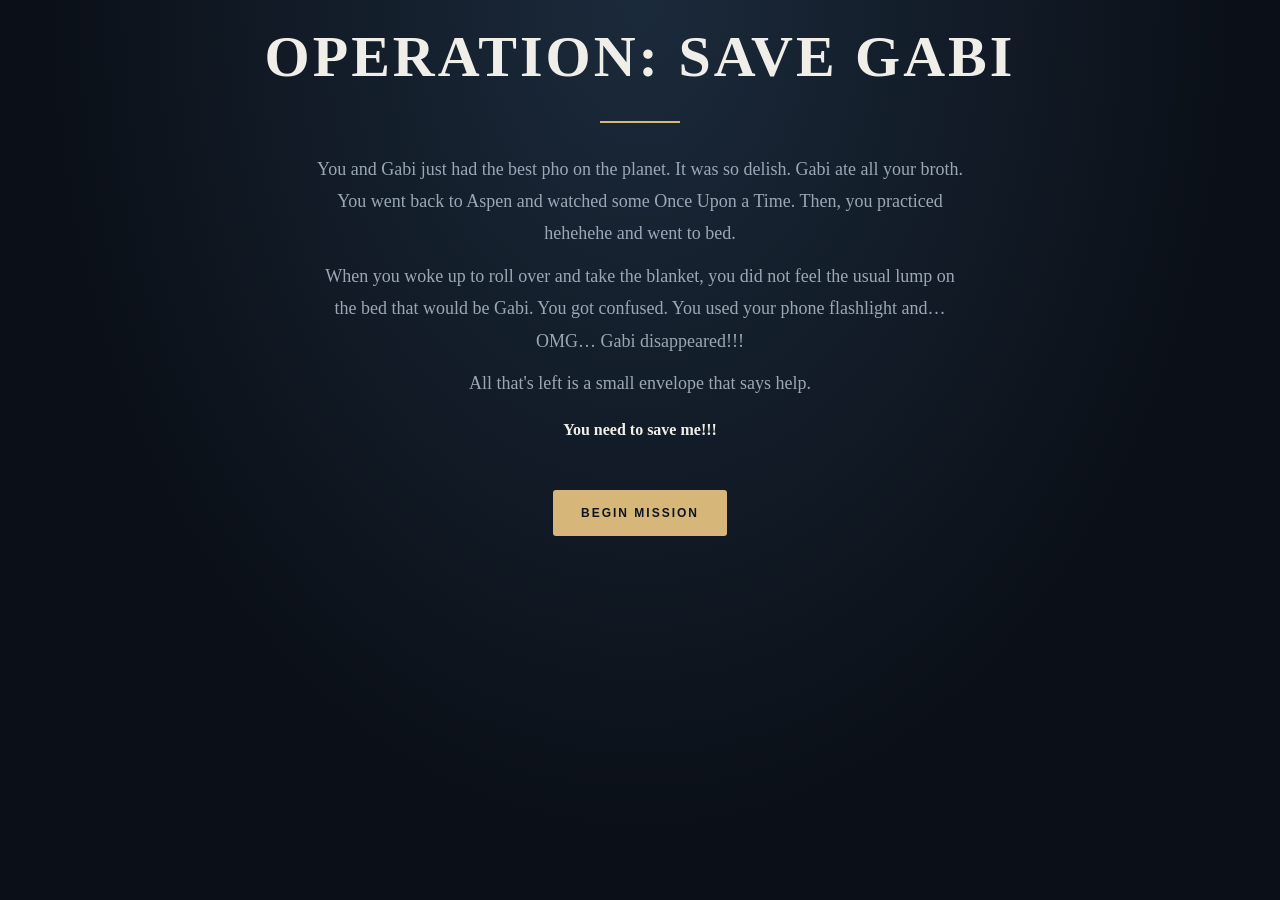
<file: index.html>
<!DOCTYPE html>
<html lang="en">
<head>
    <meta charset="UTF-8">
    <meta name="viewport" content="width=device-width, initial-scale=1.0">
    <title>I love you</title>
    <link rel="stylesheet" href="style.css">

</head>
<body>
    <div class="container"></div>
        <h1>OPERATION: SAVE GABI</h1>

       <div class="divider"></div>

       <p>You and Gabi just had the best pho on the planet. It was so delish. Gabi ate all your broth. You went back to Aspen and watched some Once Upon a Time. Then, you practiced hehehehe and went to bed. </p>
       <p>When you woke up to roll over and take the blanket, you did not feel the usual lump on the bed that would be Gabi. You got confused. You used your phone flashlight and… OMG… Gabi disappeared!!! </p>
       <p>All that's left is a small envelope that says help. </p>
       <h4>You need to save me!!!</h4>
    
        <button onclick="window.location.href='mission.html'">
    BEGIN MISSION
</button>

</body>
</html>
</file>
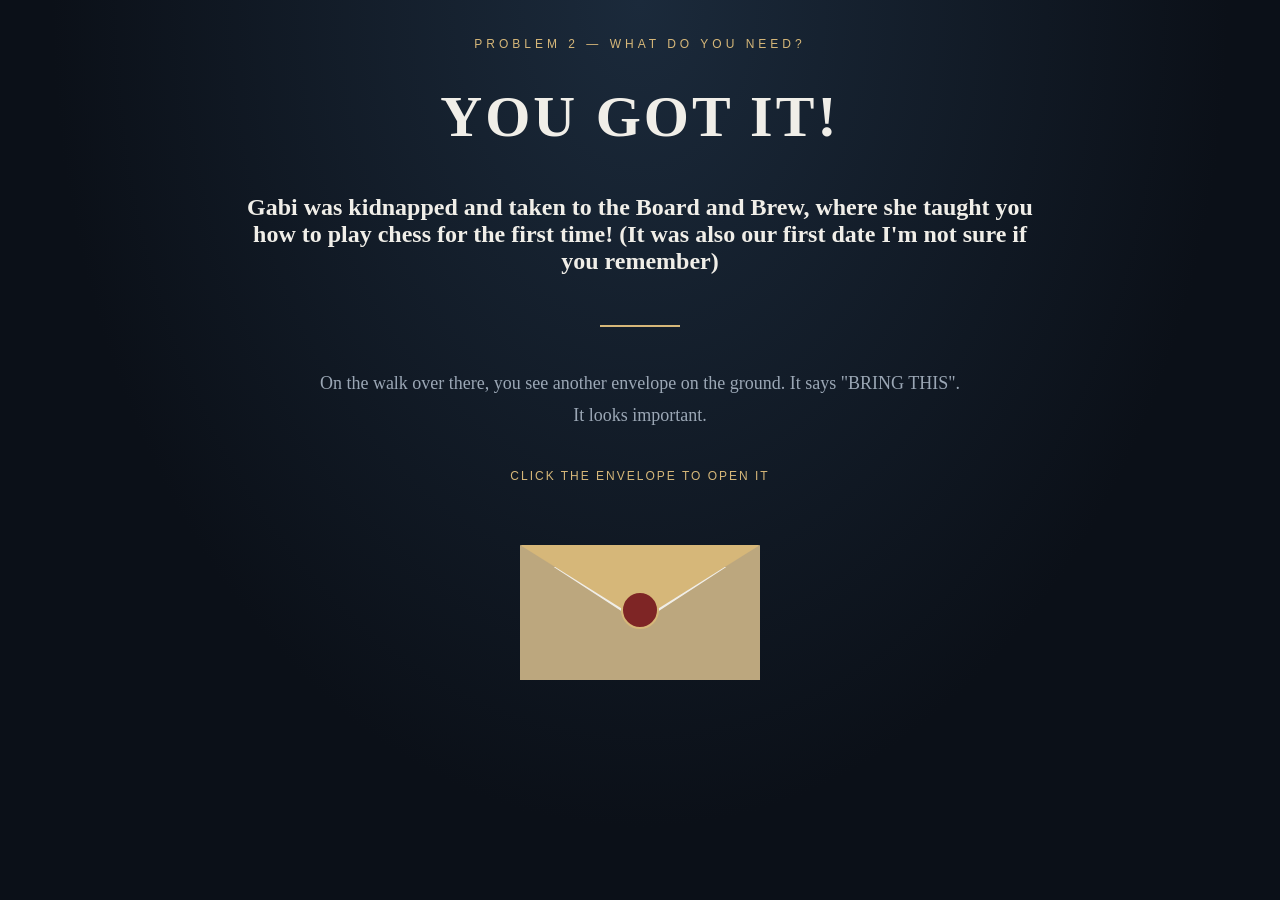
<file: clue2.html>
<!DOCTYPE html>
<html lang="en">
<head>
    <meta charset="UTF-8">
    <meta name="viewport" content="width=device-width, initial-scale=1.0">
    <title>i love you the most</title>
    <link rel="stylesheet" href="style.css">
</head>
<body>

    <div class="container">

        <p class="label">Problem 2 — What do you need?</p>

        <h1>YOU GOT IT!</h1>
        <h2>Gabi was kidnapped and taken to the Board and Brew, where she taught 
            you how to play chess for the first time! (It was also our first date
            I'm not sure if you remember)
        </h2>

        <div class="divider"></div>

        <p>
            On the walk over there, you see another envelope on the ground. It says
            "BRING THIS". It looks important.
        </p>

        <p class="envelope-instruction">
            CLICK THE ENVELOPE TO OPEN IT
        </p>

        <button
            type="button"
            class="envelope-button"
            id="open-envelope"
            aria-label="Open the secret envelope"
            aria-expanded="false"
        >
            <span class="envelope">
                <span class="envelope-letter"></span>
                <span class="envelope-back"></span>
                <span class="envelope-flap"></span>
                <span class="envelope-front"></span>
                <span class="envelope-seal"></span>
            </span>
        </button>

        <section id="revealed-clue" hidden>

            <h2>Solve this riddle to figure out what you should bring to save me.</h2>

            <img
                 src="mathriddle.jpg"
                 alt="A math riddle that reveals what you need to bring."
                 class="memory-photo"
            >


            <form id="clue-form">
                <label for="answer">ENTER THE NUMBER</label>

                <input
                    type="text"
                    id="answer"
                    placeholder="Your answer..."
                    autocomplete="off"
                    required
                >

                <button type="submit">UNLOCK NEXT CLUE</button>
            </form>

            <p id="feedback" aria-live="polite"></p>

        </section>

    </div>

    <script>
        const envelope = document.getElementById("open-envelope");
        const revealedClue = document.getElementById("revealed-clue");
        const form = document.getElementById("clue-form");
        const answer = document.getElementById("answer");
        const feedback = document.getElementById("feedback");

        envelope.addEventListener("click", function () {
            envelope.classList.add("opened");
            envelope.setAttribute("aria-expanded", "true");
            envelope.disabled = true;

            // Wait for the envelope animation before revealing the clue.
            setTimeout(function () {
                revealedClue.hidden = false;
            }, 650);
        });

        form.addEventListener("submit", function (event) {
            event.preventDefault();

            const guess = answer.value.trim().toLowerCase();

            if (guess === "15") {
                window.location.href = "clue3.html";
            } else {
                feedback.textContent =
                    "Not quite! Look at the number of items and use PEMDAS.";
            }
        });
    </script>

</body>
</html>
</file>
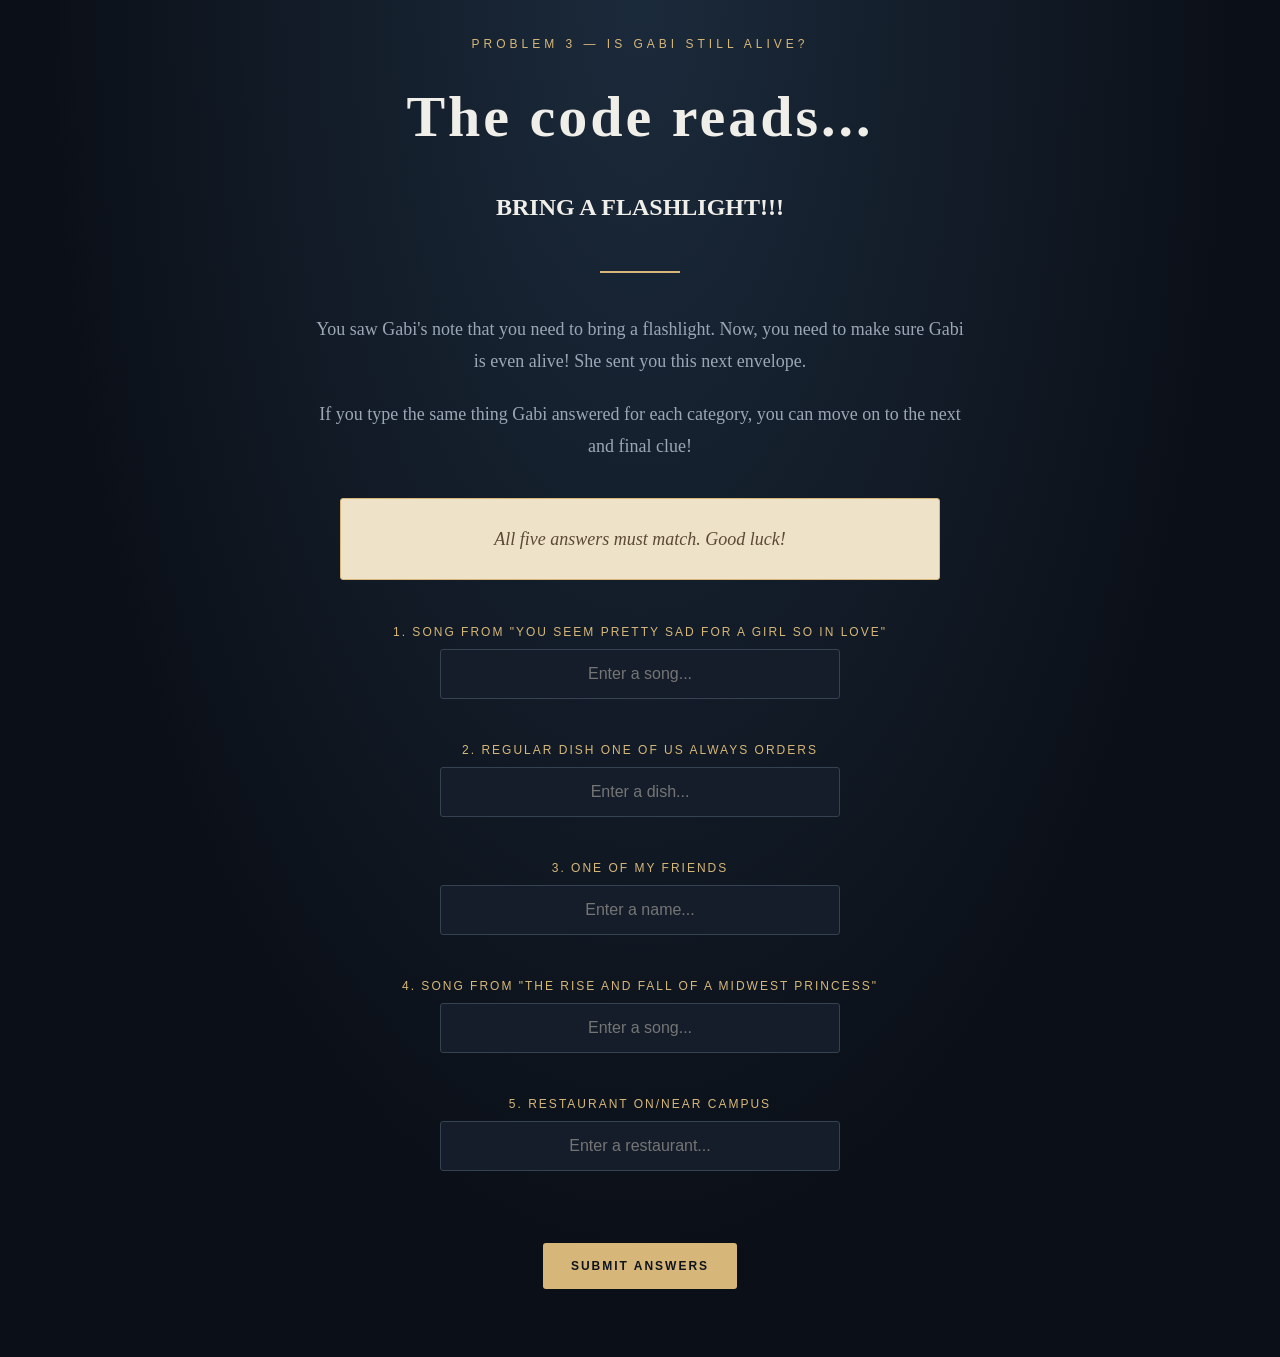
<file: clue3.html>
<!DOCTYPE html>
<html lang="en">
<head>
    <meta charset="UTF-8">
    <meta name="viewport" content="width=device-width, initial-scale=1.0">
    <title>love you the mostest</title>
    <link rel="stylesheet" href="style.css">

    <style>
        .answer-feedback {
            font-family: Arial, sans-serif;
            font-size: 13px;
            margin: -10px auto 18px;
            max-width: 400px;
            text-align: left;
        }

        .correct {
            color: #83c99a;
        }

        .incorrect {
            color: #e58c8c;
        }

        input.correct-input {
            border: 1px solid #83c99a;
        }

        input.incorrect-input {
            border: 1px solid #e58c8c;
        }
    </style>
</head>

<body>

    <div class="container">

        <p class="label">Problem 3 — Is Gabi Still Alive?</p>

        <h1>The code reads...</h1>

        <h2>BRING A FLASHLIGHT!!!</h2>

        <div class="divider"></div>

        <p>
            You saw Gabi's note that you need to bring a flashlight.

            Now, you need to make sure Gabi is even alive!
            She sent you this next envelope.
        </p>

        <p>
            If you type the same thing Gabi answered for each
            category, you can move on to the next and final clue!
        </p>

        <div class="clue">
            All five answers must match.
            Good luck!
        </div>

        <form id="clue-form">

            <label for="answer1">
                1. SONG FROM "YOU SEEM PRETTY SAD FOR A GIRL SO IN LOVE"
            </label>

            <input
                type="text"
                id="answer1"
                placeholder="Enter a song..."
                autocomplete="off"
                required
            >

            <p id="feedback1" class="answer-feedback"></p>


            <label for="answer2">
                2. REGULAR DISH ONE OF US ALWAYS ORDERS
            </label>

            <input
                type="text"
                id="answer2"
                placeholder="Enter a dish..."
                autocomplete="off"
                required
            >

            <p id="feedback2" class="answer-feedback"></p>


            <label for="answer3">
                3. ONE OF MY FRIENDS
            </label>

            <input
                type="text"
                id="answer3"
                placeholder="Enter a name..."
                autocomplete="off"
                required
            >

            <p id="feedback3" class="answer-feedback"></p>


            <label for="answer4">
                4. SONG FROM "THE RISE AND FALL OF A MIDWEST PRINCESS"
            </label>

            <input
                type="text"
                id="answer4"
                placeholder="Enter a song..."
                autocomplete="off"
                required
            >

            <p id="feedback4" class="answer-feedback"></p>


            <label for="answer5">
                5. RESTAURANT ON/NEAR CAMPUS
            </label>

            <input
                type="text"
                id="answer5"
                placeholder="Enter a restaurant..."
                autocomplete="off"
                required
            >

            <p id="feedback5" class="answer-feedback"></p>


            <button type="submit">SUBMIT ANSWERS</button>

        </form>

        <p id="feedback" aria-live="polite"></p>

    </div>


    <script>

        // GABI'S SECRET ANSWERS
        const secretAnswers = [
            "honeybee",
            "garlic lover",
            "aruhi",
            "picture you",
            "jumbo jumbo chicken"
        ];

        const form = document.getElementById("clue-form");
        const feedback = document.getElementById("feedback");

        form.addEventListener("submit", function(event) {

            event.preventDefault();

            let correctCount = 0;

            // Check each of the five answers.
            for (let i = 0; i < 5; i++) {

                const input = document.getElementById("answer" + (i + 1));

                const result = document.getElementById("feedback" + (i + 1));

                // Clean up the player's answer.
                const guess = input.value
                    .trim()
                    .toLowerCase()
                    .replace(/\s+/g, " ");

                // Clean up Gabi's secret answer.
                const correctAnswer = secretAnswers[i]
                    .trim()
                    .toLowerCase()
                    .replace(/\s+/g, " ");

                // Compare the answers.
                if (guess === correctAnswer) {

                    result.textContent =
                        "✓ CORRECT! You know me well.";

                    result.className = "answer-feedback correct";

                    input.classList.add("correct-input");
                    input.classList.remove("incorrect-input");

                    correctCount++;

                } else {

                    result.textContent =
                        "✗ INCORRECT! Try again.";

                    result.className = "answer-feedback incorrect";

                    input.classList.add("incorrect-input");
                    input.classList.remove("correct-input");

                }

            }

            // Display the score.
            const wrongCount = 5 - correctCount;

            if (correctCount === 5) {

                feedback.textContent =
                    "5/5 CORRECT! ALL ANSWERS MATCH! You really do know me.";

                setTimeout(function() {
                    window.location.href = "clue4.html";
                }, 1800);

            } else {

                feedback.textContent =
                    correctCount + "/5 correct and " +
                    wrongCount + " wrong. Keep trying!";

            }

        });

    </script>

</body>
</html>
</file>
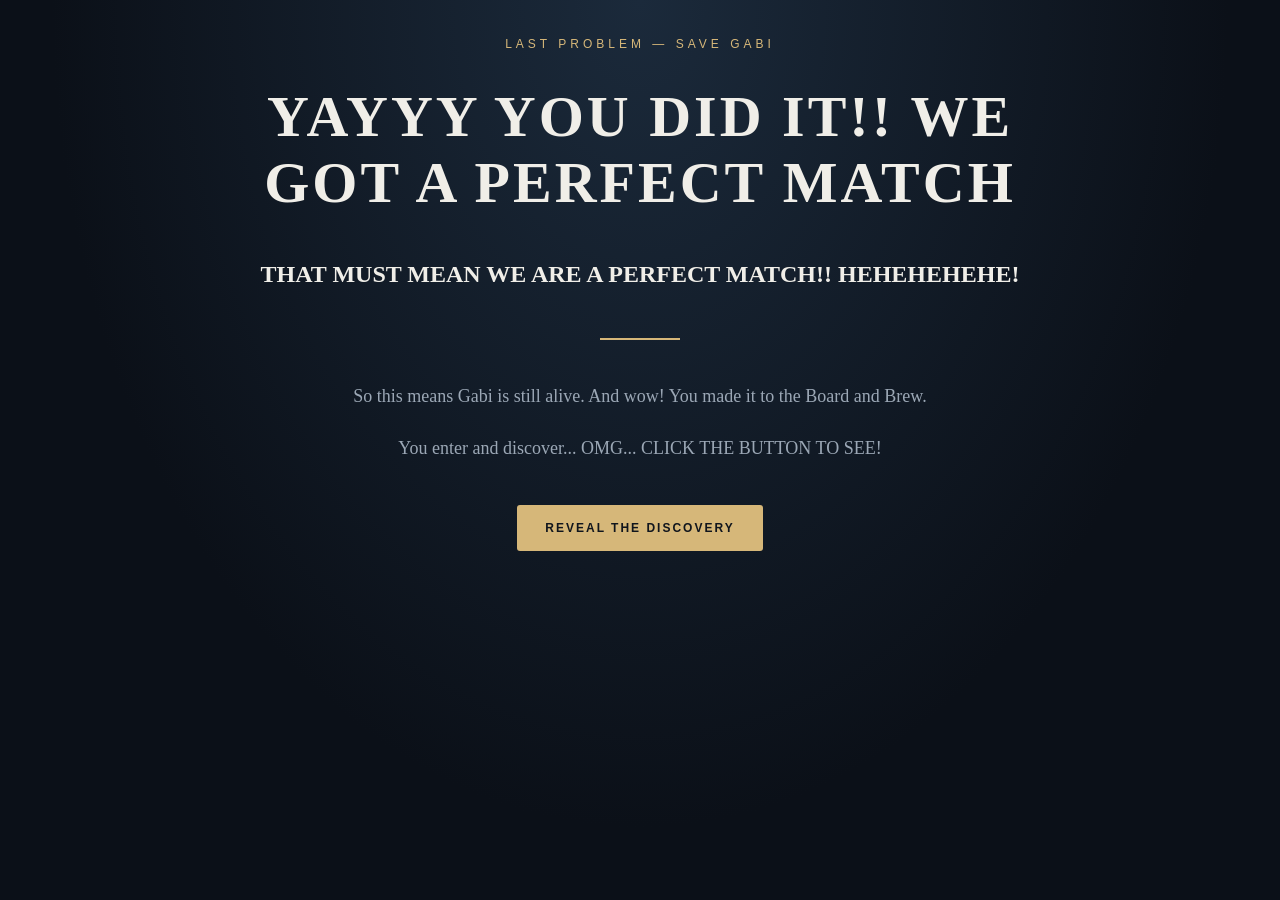
<file: clue4.html>
<!DOCTYPE html>
<html lang="en">
<head>
    <meta charset="UTF-8">
    <meta name="viewport" content="width=device-width, initial-scale=1.0">
    <title>love you the mostest mostest</title>
    <link rel="stylesheet" href="style.css">

    <style>
        .goose-image {
            display: block;
            width: 100%;
            max-width: 650px;
            height: auto;
            margin: 25px auto;
            border: 2px solid var(--gold);
            border-radius: 8px;
        }

        #goose-reveal[hidden],
        #final-clue[hidden] {
            display: none;
        }

        .word-list {
            margin: 25px auto;
            max-width: 450px;
        }

        .word-question {
            margin-bottom: 22px;
            text-align: left;
        }

        .scrambled-word {
            color: var(--gold);
            font-family: Georgia, serif;
            font-size: 21px;
            letter-spacing: 3px;
            margin-bottom: 8px;
        }

        .word-question input {
            width: 100%;
            box-sizing: border-box;
        }

        .answer-feedback {
            font-family: Arial, sans-serif;
            font-size: 13px;
            margin-top: 7px;
            min-height: 16px;
        }

        .correct {
            color: #83c99a;
        }

        .incorrect {
            color: #e58c8c;
        }

        input.correct-input {
            border: 1px solid #83c99a;
        }

        input.incorrect-input {
            border: 1px solid #e58c8c;
        }

        #overall-feedback {
            margin-top: 20px;
            font-weight: bold;
        }
    </style>
</head>

<body>

    <div class="container">

        <p class="label">LAST PROBLEM — SAVE GABI</p>

        <h1>YAYYY YOU DID IT!! WE GOT A PERFECT MATCH</h1>

        <h2>THAT MUST MEAN WE ARE A PERFECT MATCH!! HEHEHEHEHE!</h2>

        <div class="divider"></div>

        <p>
            So this means Gabi is still alive. And wow! You made it to the Board and Brew.
        </p>

        <p>
            You enter and discover... OMG... CLICK THE BUTTON TO SEE!
        </p>

        <button type="button" class="button" id="reveal-button">
            REVEAL THE DISCOVERY
        </button>

        <div id="goose-reveal" hidden>

            <h2>OH. MY. GOOSE.</h2>

            <img src="goose.jpg" alt="A mysterious goose" class="goose-image">

            <p>
                A GOOSE KIDNAPPED GABI!!
            </p>

            <p>
                There is ONE final clue!
            </p>

            <div class="divider"></div>

            <section id="final-clue">

                <p class="label">FINAL CLUE — SAVING GABI</p>

                <h2>UNSCRAMBLE THE WORDS!</h2>

                <p>
                    To defeat the evil goose, you need to unscramble these 5 words. Good luck!
                </p>

                <div class="clue">
                    All five words must be correct. Good luck!!
                </div>

                <form id="word-form">

                    <div class="word-list">

                        <div class="word-question">
                            <p class="scrambled-word">1. Y C H O P S O G L Y</p>
                            <input type="text" id="word1" placeholder="Unscramble the word..." required>
                            <p class="answer-feedback" id="feedback1"></p>
                        </div>

                        <div class="word-question">
                            <p class="scrambled-word">2. T U N O D</p>
                            <input type="text" id="word2" placeholder="Unscramble the word..." required>
                            <p class="answer-feedback" id="feedback2"></p>
                        </div>

                        <div class="word-question">
                            <p class="scrambled-word">3. R U T E A F E</p>
                            <input type="text" id="word3" placeholder="Unscramble the word..." required>
                            <p class="answer-feedback" id="feedback3"></p>
                        </div>

                        <div class="word-question">
                            <p class="scrambled-word">4. C R O M I S C O P E</p>
                            <input type="text" id="word4" placeholder="Unscramble the word..." required>
                            <p class="answer-feedback" id="feedback4"></p>
                        </div>

                        <div class="word-question">
                            <p class="scrambled-word">5. H A N T E P E L</p>
                            <input type="text" id="word5" placeholder="Unscramble the word..." required>
                            <p class="answer-feedback" id="feedback5"></p>
                        </div>

                    </div>

                    <button type="submit">SUBMIT FINAL ANSWERS</button>

                </form>

                <p id="overall-feedback" aria-live="polite"></p>

            </section>

        </div>

    </div>

    <script>
        const revealButton = document.getElementById("reveal-button");
        const gooseReveal = document.getElementById("goose-reveal");
        const finalClue = document.getElementById("final-clue");

        revealButton.addEventListener("click", function () {
            gooseReveal.hidden = false;
            finalClue.hidden = false;
            revealButton.hidden = true;
        });

        const correctAnswers = [
            "psychology",
            "donut",
            "feature",
            "microscope",
            "elephant"
        ];

        document.getElementById("word-form").addEventListener("submit", function(event) {
            event.preventDefault();

            let correctCount = 0;

            for (let i = 0; i < correctAnswers.length; i++) {

                const input = document.getElementById("word" + (i + 1));
                const feedback = document.getElementById("feedback" + (i + 1));

                const guess = input.value.trim().toLowerCase();
                const answer = correctAnswers[i];

                input.classList.remove("correct-input", "incorrect-input");
                feedback.classList.remove("correct", "incorrect");

                if (guess === answer) {
                    correctCount++;

                    feedback.textContent = "✓ CORRECT!";
                    feedback.classList.add("correct");
                    input.classList.add("correct-input");

                } else {
                    feedback.textContent = "✗ INCORRECT! Try again.";
                    feedback.classList.add("incorrect");
                    input.classList.add("incorrect-input");
                }
            }

            const wrongCount = correctAnswers.length - correctCount;
            const overallFeedback = document.getElementById("overall-feedback");

            if (correctCount === 5) {
                overallFeedback.textContent =
                    "5/5 CORRECT!! YOU DID IT!! THE MISSION IS COMPLETE!";

                overallFeedback.className = "correct";

                setTimeout(function() {
                    window.location.href = "final.html";
                }, 2000);

            } else {
                overallFeedback.textContent =
                    correctCount + "/5 correct and " + wrongCount +
                    " wrong. Keep trying!!";

                overallFeedback.className = "incorrect";
            }
        });
    </script>

</body>
</html>
</file>
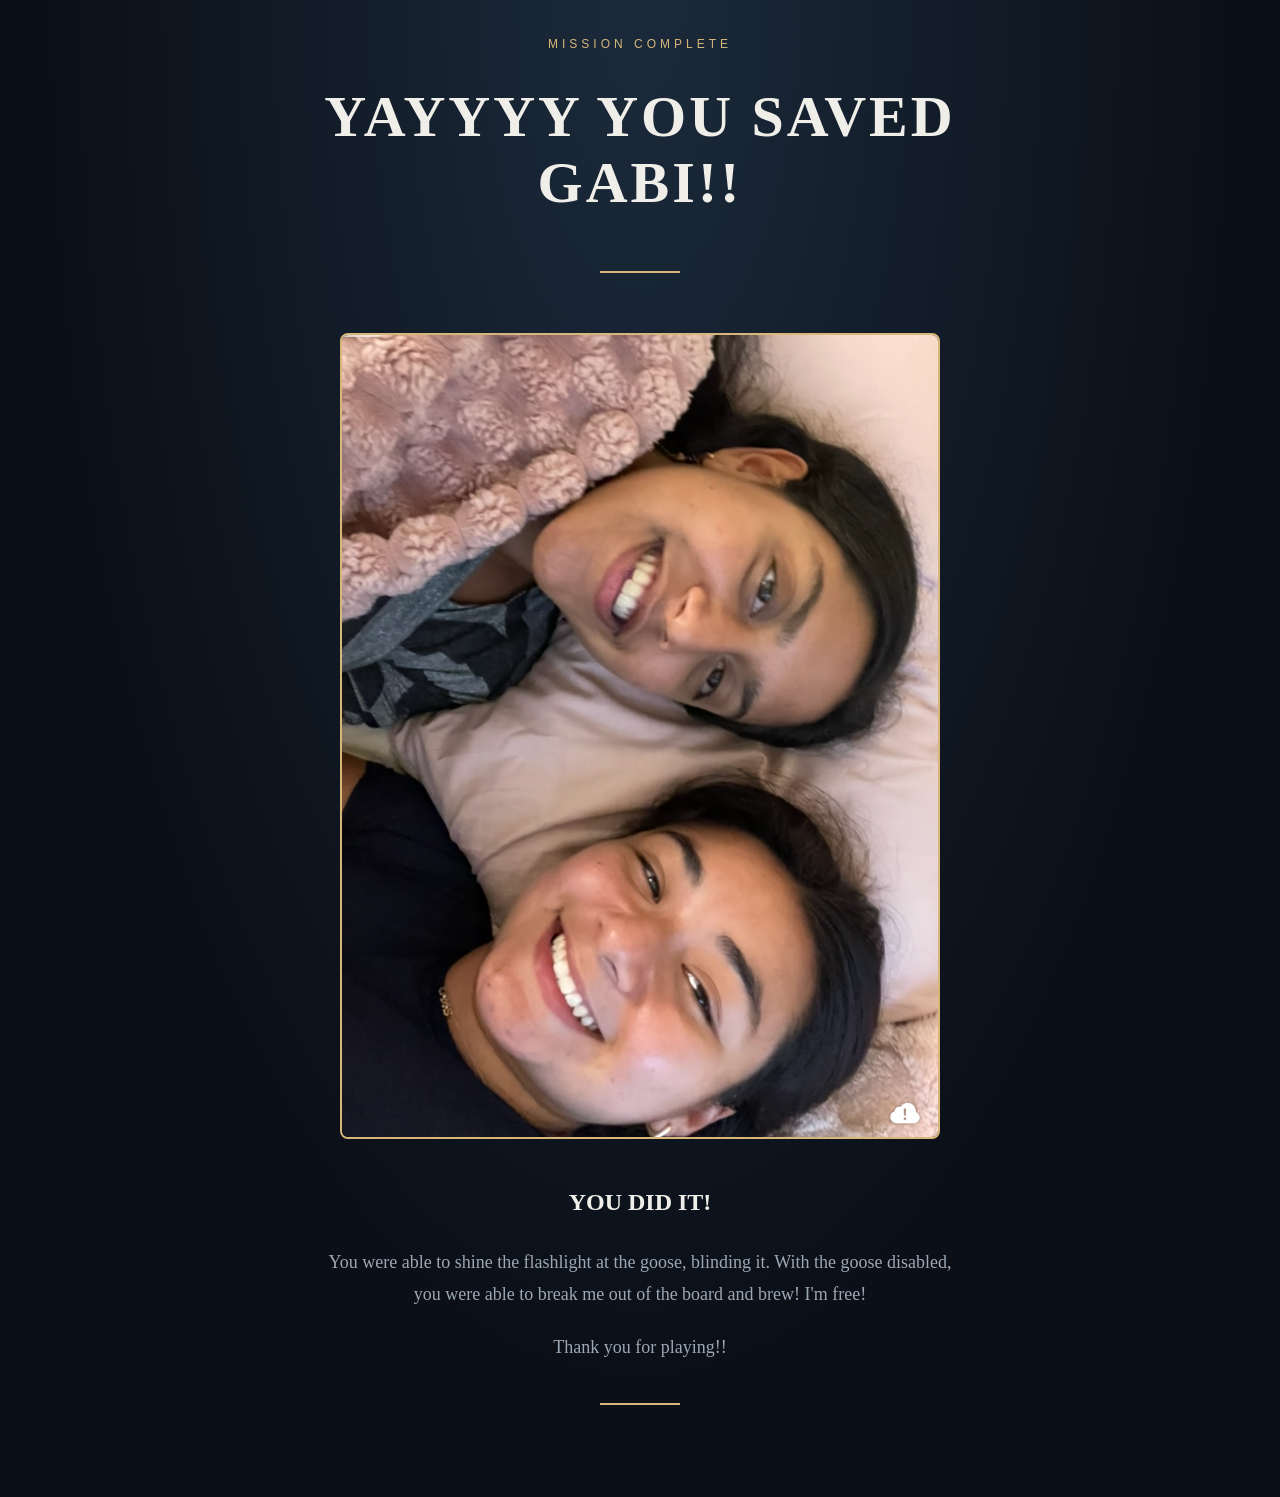
<file: final.html>
<!DOCTYPE html>
<html lang="en">
<head>
    <meta charset="UTF-8">
    <meta name="viewport" content="width=device-width, initial-scale=1.0">
    <title>LOVE LOVE LOVE!</title>
    <link rel="stylesheet" href="style.css">

    <style>
        .final-photo {
            display: block;
            width: 100%;
            max-width: 600px;
            height: auto;
            margin: 30px auto;
            border: 2px solid var(--gold);
            border-radius: 8px;
        }
    </style>
</head>

<body>

    <div class="container">

        <p class="label">MISSION COMPLETE</p>

        <h1>YAYYYY YOU SAVED GABI!!</h1>

        <div class="divider"></div>

        <img
            src="finalphoto.jpg"
            alt="A final memory"
            class="final-photo"
        >

        <h2>YOU DID IT!</h2>

        <p>
            You were able to shine the flashlight at the goose, blinding it.

            With the goose disabled, you were able to break me out of the board and brew! I'm free!
        </p>

        <p>
            Thank you for playing!!
        </p>

        <div class="divider"></div>

        <p class="label"></p>

    </div>

</body>
</html>
</file>
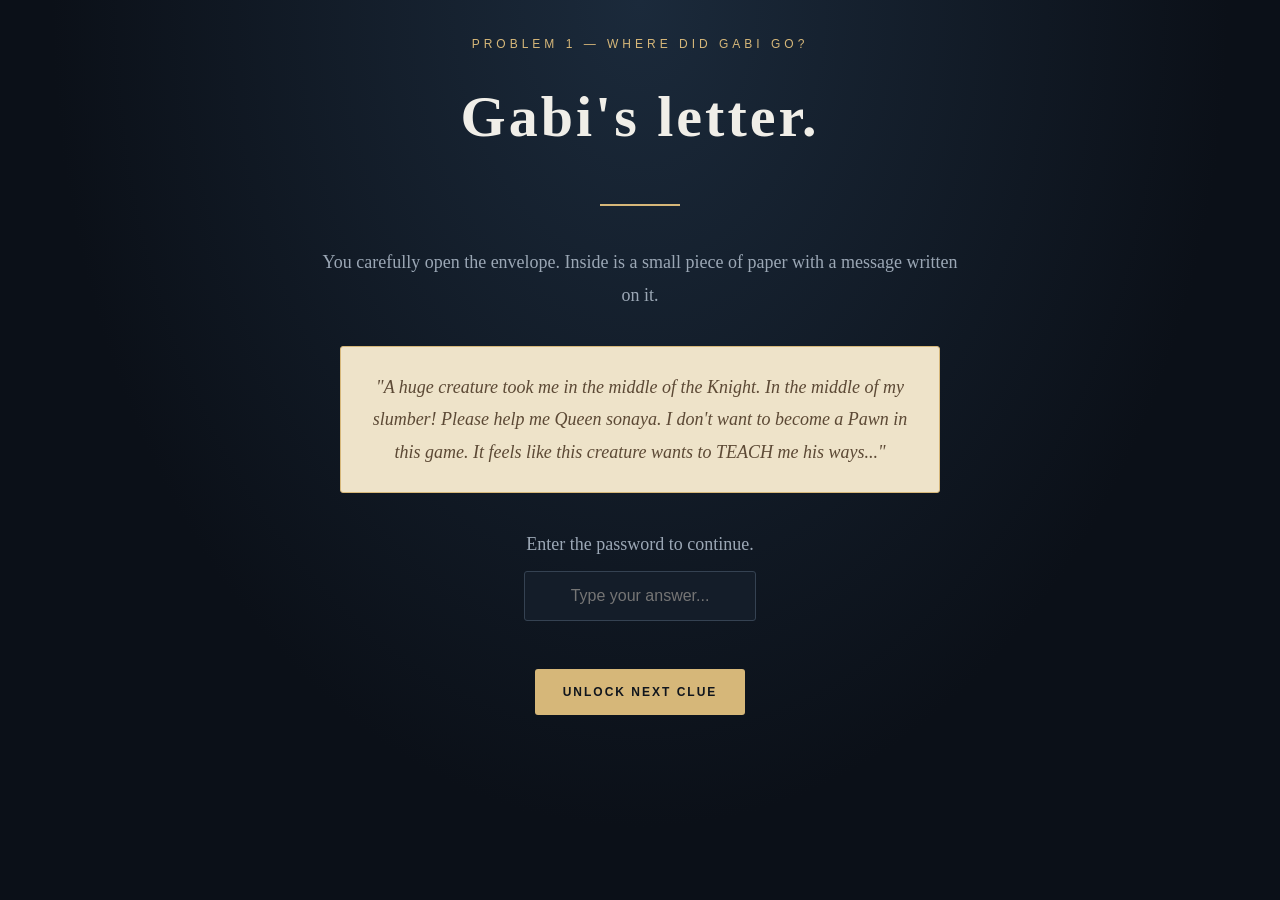
<file: mission.html>
<!DOCTYPE html>
<html lang="en">
<head>
    <meta charset="UTF-8">
    <meta name="viewport" content="width=device-width, initial-scale=1.0">
    <title>I love you more</title>
    <link rel="stylesheet" href="style.css">
</head>
<body>

    <div class="container">

        <p class="label">Problem 1 — Where did Gabi go?</p>

        <h1>Gabi's letter.</h1>

        <div class="divider"></div>

        <p>
            You carefully open the envelope. Inside is a small
            piece of paper with a message written on it.
        </p>

        <div class="clue">
            "A huge creature took me in the middle of the Knight. In the middle of my slumber!
            Please help me Queen sonaya. I don't want to become a Pawn in this game.
            It feels like this creature wants to TEACH me his ways..."
        </div>

        <p>Enter the password to continue.</p>

        <form id="clue-form">
            <input
                type="text"
                id="answer"
                placeholder="Type your answer..."
                autocomplete="off"
                required
            >

            <button type="submit">UNLOCK NEXT CLUE</button>
        </form>

        <p id="feedback" aria-live="polite"></p>

    </div>

    <script>
        const form = document.getElementById("clue-form");
        const answer = document.getElementById("answer");
        const feedback = document.getElementById("feedback");

        form.addEventListener("submit", function(event) {
            event.preventDefault();

            if (answer.value.trim().toLowerCase() === "board and brew") {
                window.location.href = "clue2.html";
            } else {
                feedback.textContent =
                    "Incorrect password. Look closer at the clue!";
            }
        });
    </script>

</body>
</html>
</file>
<file: style.css>
/* ===== COLOR PALETTE ===== */

:root {
    --background: #0b1018;
    --panel: #141d29;
    --gold: #d6b779;
    --text: #f0eee8;
    --muted: #9ba7b5;
    --border: #354252;
}

/* ===== BASIC PAGE SETUP ===== */

* {
    box-sizing: border-box;
}

body {
    margin: 0;
    min-height: 100vh;
    background:
        radial-gradient(ellipse at top, #1b2a3b 0%, #0b1018 65%);
    color: var(--text);
    font-family: Georgia, "Times New Roman", serif;

    /* display: flex; */
    justify-content: center;
    align-items: center;

    padding: 24px;
}

/* ===== MAIN CONTENT ===== */


.container {
    width: 100%;
    max-width: 800px;
    margin: 0 auto;

    display: flex;
    flex-direction: column;
    align-items: center;

    text-align: center;
}


/* ===== CLASSIFIED LABEL ===== */

.label {
    color: var(--gold);
    font-family: Arial, sans-serif;
    font-size: 12px;
    letter-spacing: 4px;
    text-transform: uppercase;
    margin-bottom: 28px;
}

/* ===== MAIN TITLE ===== */

h1 {
    font-size: clamp(32px, 7vw, 58px);
    letter-spacing: 3px;
    margin: 0 0 24px;
    line-height: 1.15;
}

/* ===== DESCRIPTION ===== */

p {
    max-width: 650px;
    width: 100%;
    color: var(--muted);
    font-size: 18px;
    line-height: 1.8;
    margin: 10px 0;
}

/* ===== DECORATIVE DIVIDER ===== */

.divider {
    width: 80px;
    height: 2px;
    background: var(--gold);
    margin: 30px auto;
}

/* ===== MISSION BUTTON ===== */

button {
    margin-top: 30px;
    padding: 16px 28px;

    background: var(--gold);
    color: #10151d;

    border: none;
    border-radius: 3px;

    font-family: Arial, sans-serif;
    font-size: 12px;
    font-weight: bold;
    letter-spacing: 2px;

    cursor: pointer;
    transition: background 0.2s, transform 0.2s;
}

button:hover {
    background: #f0d69f;
    transform: translateY(-2px);
}

/* ===== SMALL SCREEN SUPPORT ===== */

@media (max-width: 480px) {
    body {
        padding: 20px;
    }

    h1 {
        letter-spacing: 1px;
    }

    p {
        font-size: 16px;
    }
}

/* FORCE CONTENT TO CENTER */

body {
    text-align: center;
}

h1, h4, p, button {
    margin-left: auto;
    margin-right: auto;
}

.divider {
    margin-left: auto;
    margin-right: auto;
}

.container {
    width: 100%;
    max-width: 800px;
    margin-left: auto;
    margin-right: auto;
    text-align: center;
}


/* ===== CLUE BOX ===== */

.clue {
    width: 100%;
    max-width: 600px;
    margin: 25px auto;
    padding: 28px 22px;

    background: #eee3c9;
    color: #5c4935;

    font-size: 20px;
    line-height: 1.8;
    font-style: italic;

    border: 1px solid var(--gold);
    border-radius: 3px;
}

/* ===== PASSWORD INPUT ===== */

input {
    display: block;
    width: 100%;
    max-width: 400px;
    margin: 20px auto;
    padding: 15px;

    background: var(--panel);
    color: var(--text);

    border: 1px solid var(--border);
    border-radius: 3px;

    font-size: 16px;
    text-align: center;
}

input:focus {
    outline: 1px solid var(--gold);
}

/* ===== ERROR MESSAGE ===== */

#feedback {
    color: var(--gold);
    font-size: 15px;
    min-height: 24px;
}


/* ===== SECRET ENVELOPE ===== */

.envelope-instruction {
    color: var(--gold);
    font-family: Arial, sans-serif;
    font-size: 12px;
    letter-spacing: 2px;
    margin-top: 24px;
}

.envelope-button {
    display: block;
    width: 240px;
    max-width: 100%;
    height: 170px;
    margin: 20px auto 35px;
    padding: 0;
    background: transparent;
    border: none;
    cursor: pointer;
    perspective: 700px;
}

.envelope {
    display: block;
    position: relative;
    width: 100%;
    height: 135px;
    margin-top: 20px;
}

.envelope-back {
    position: absolute;
    inset: 0;
    background: #bca77e;
    border: 1px solid var(--gold);
    border-radius: 4px;
}

.envelope-letter {
    position: absolute;
    z-index: 1;
    left: 10%;
    bottom: 8px;
    width: 80%;
    height: 105px;
    background: #f0eee8;
    transition: transform 0.7s ease;
}

.envelope-flap {
    position: absolute;
    z-index: 4;
    inset: 0 0 auto;
    height: 75px;
    background: #d6b779;
    clip-path: polygon(0 0, 100% 0, 50% 100%);
    transform-origin: top;
    transition: transform 0.6s ease;
}

.envelope-front {
    position: absolute;
    z-index: 3;
    inset: 0;
    background: #bca77e;
    clip-path: polygon(0 0, 50% 58%, 100% 0, 100% 100%, 0 100%);
}

.envelope-seal {
    position: absolute;
    z-index: 5;
    left: 50%;
    top: 48%;
    transform: translate(-50%, -50%);
    display: grid;
    place-items: center;
    width: 38px;
    height: 38px;
    border-radius: 50%;
    background: #7e2525;
    border: 2px solid #d6b779;
    color: #f0eee8;
    font-family: Georgia, serif;
    font-size: 20px;
    transition: opacity 0.3s ease;
}

.envelope-button.opened .envelope-flap {
    transform: rotateX(180deg);
}

.envelope-button.opened .envelope-letter {
    transform: translateY(-65px);
}

.envelope-button.opened .envelope-seal {
    opacity: 0;
}

.envelope-button:focus-visible {
    outline: 2px solid var(--gold);
    outline-offset: 5px;
}

/* ===== REVEALED MEMORY ===== */

#revealed-clue[hidden] {
    display: none;
}

#revealed-clue {
    width: 100%;
    animation: reveal 0.8s ease both;
}

@keyframes reveal {
    from {
        opacity: 0;
        transform: translateY(15px);
    }
    to {
        opacity: 1;
        transform: translateY(0);
    }
}

.memory-photo {
    display: block;
    width: 100%;
    max-width: 380px;
    height: auto;
    margin: 24px auto;
    border: 1px solid var(--gold);
    border-radius: 4px;
}

.clue {
    width: 100%;
    max-width: 600px;
    margin: 25px auto;
    padding: 24px;
    background: #eee3c9;
    color: #5c4935;
    font-size: 18px;
    line-height: 1.8;
    font-style: italic;
    border: 1px solid var(--gold);
    border-radius: 3px;
}

#clue-form label {
    display: block;
    margin: 20px 0 10px;
    color: var(--gold);
    font-family: Arial, sans-serif;
    font-size: 12px;
    letter-spacing: 2px;
}

#clue-form input {
    display: block;
    width: 100%;
    max-width: 400px;
    margin: 0 auto 18px;
    padding: 15px;
    background: var(--panel);
    color: var(--text);
    border: 1px solid var(--border);
    border-radius: 3px;
    font-size: 16px;
    text-align: center;
}

#feedback {
    min-height: 24px;
    color: var(--gold);
    font-size: 15px;
}

@media (max-width: 480px) {
    .envelope-button {
        width: 210px;
    }

    .clue {
        padding: 18px;
        font-size: 16px;
    }
}


/* ===== GOOSE REVEAL ===== */

.goose-image {
    display: block;
    width: 100%;
    max-width: 650px;
    height: auto;
    margin: 25px auto;
    border: 2px solid var(--gold);
    border-radius: 8px;
}

#goose-reveal[hidden],
#final-clue[hidden] {
    display: none;
}

/* ===== UNSCRAMBLE GAME ===== */

.word-list {
    margin: 25px auto;
    max-width: 450px;
}

.word-question {
    margin-bottom: 22px;
    text-align: left;
}

.scrambled-word {
    color: var(--gold);
    font-family: Georgia, serif;
    font-size: 21px;
    letter-spacing: 3px;
    margin-bottom: 8px;
}

.word-question input {
    width: 100%;
    box-sizing: border-box;
}

.answer-feedback {
    font-family: Arial, sans-serif;
    font-size: 13px;
    margin-top: 7px;
    min-height: 16px;
}

.correct {
    color: #83c99a;
}

.incorrect {
    color: #e58c8c;
}

input.correct-input {
    border: 1px solid #83c99a;
}

input.incorrect-input {
    border: 1px solid #e58c8c;
}

#overall-feedback {
    margin-top: 20px;
    font-weight: bold;
}
</file>
